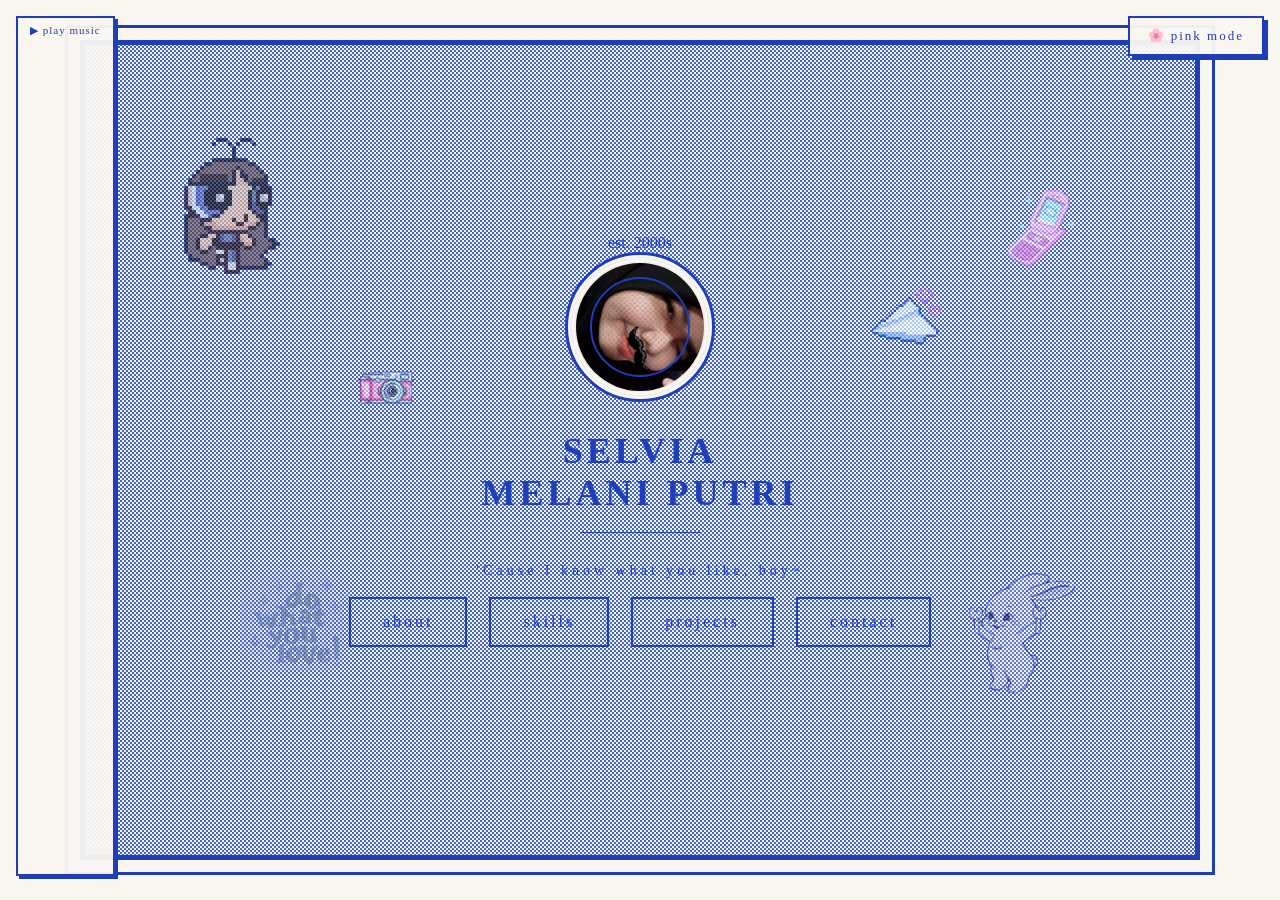
<file: index.html>
<!DOCTYPE html>
<html lang="id">
<head>
  <meta charset="UTF-8">
  <title>My Y2K Portfolio</title>
  <meta name="viewport" content="width1200">
  <link rel="stylesheet" href="style.css">
</head>

<body>

<!-- ================= AUDIO ================= -->
<audio id="bgMusic" loop>
  <source src="nj.mp3" type="audio/mpeg">
</audio>

<!-- ================= PLAY MUSIC BUTTON ================= -->
<div id="music-start" onclick="toggleMusic()">
  ▶ play music
</div>

<!-- ================= THEME BUTTON ================= -->
<button id="themeBtn" class="theme-btn">🌸 pink mode</button>

<section class="album">
  <div class="album-inner">

    <!-- Y2K ICONS -->
    <img src="y2k1.png" class="y2k-icon cd1" alt="">
    <img src="y2k2.png" class="y2k-icon cd2" alt="">
    <img src="y2k3.png" class="y2k-icon ipod" alt="">
    <img src="y2k4.png" class="y2k-icon cart" alt="">
    <img src="y2k5.png" class="y2k-icon headphone" alt="">
    <img src="y2k6.png" class="y2k-icon cloud" alt="">

    <div class="album-center">

      <div class="stamp">est. 2000s</div>

      <div class="photo-wrap">
        <img src="me.jpg" alt="Foto Saya">
      </div>

      <h1 class="album-title">
        SELVIA<br>MELANI PUTRI
      </h1>

      <div class="divider"></div>

      <p class="album-sub">'Cause I know what you like, boy~</p>

      <div class="album-nav">
        <a href="about.html">about</a>
        <a href="skills.html">skills</a>
        <a href="projects.html">projects</a>
        <a href="contact.html">contact</a>
      </div>

    </div>
  </div>
</section>

<!-- ================= SCRIPT ================= -->
<script>
/* ================= MUSIC ================= */
const music = document.getElementById("bgMusic");
const musicBtn = document.getElementById("music-start");

function toggleMusic() {
  if (music.paused) {
    music.volume = 0.5;
    music.play();
    musicBtn.textContent = "⏸ pause music";
    localStorage.setItem("musicAllowed", "yes");
  } else {
    music.pause();
    musicBtn.textContent = "▶ play music";
    localStorage.setItem("musicAllowed", "no");
  }
}

/* autoplay jika sudah pernah klik */
if (localStorage.getItem("musicAllowed") === "yes") {
  music.volume = 0.5;
  music.play();
  musicBtn.textContent = "⏸ pause music";
}

/* ================= THEME ================= */
const themeBtn = document.getElementById("themeBtn");

/* load theme */
if (localStorage.getItem("theme") === "pink") {
  document.body.classList.add("pink-mode");
  themeBtn.textContent = "💙 blue mode";
}

themeBtn.addEventListener("click", () => {
  document.body.classList.toggle("pink-mode");

  if (document.body.classList.contains("pink-mode")) {
    localStorage.setItem("theme", "pink");
    themeBtn.textContent = "💙 blue mode";
  } else {
    localStorage.setItem("theme", "blue");
    themeBtn.textContent = "🌸 pink mode";
  }
});
</script>
<body class="desktop-force">
</body>
</body>
</html>
</file>
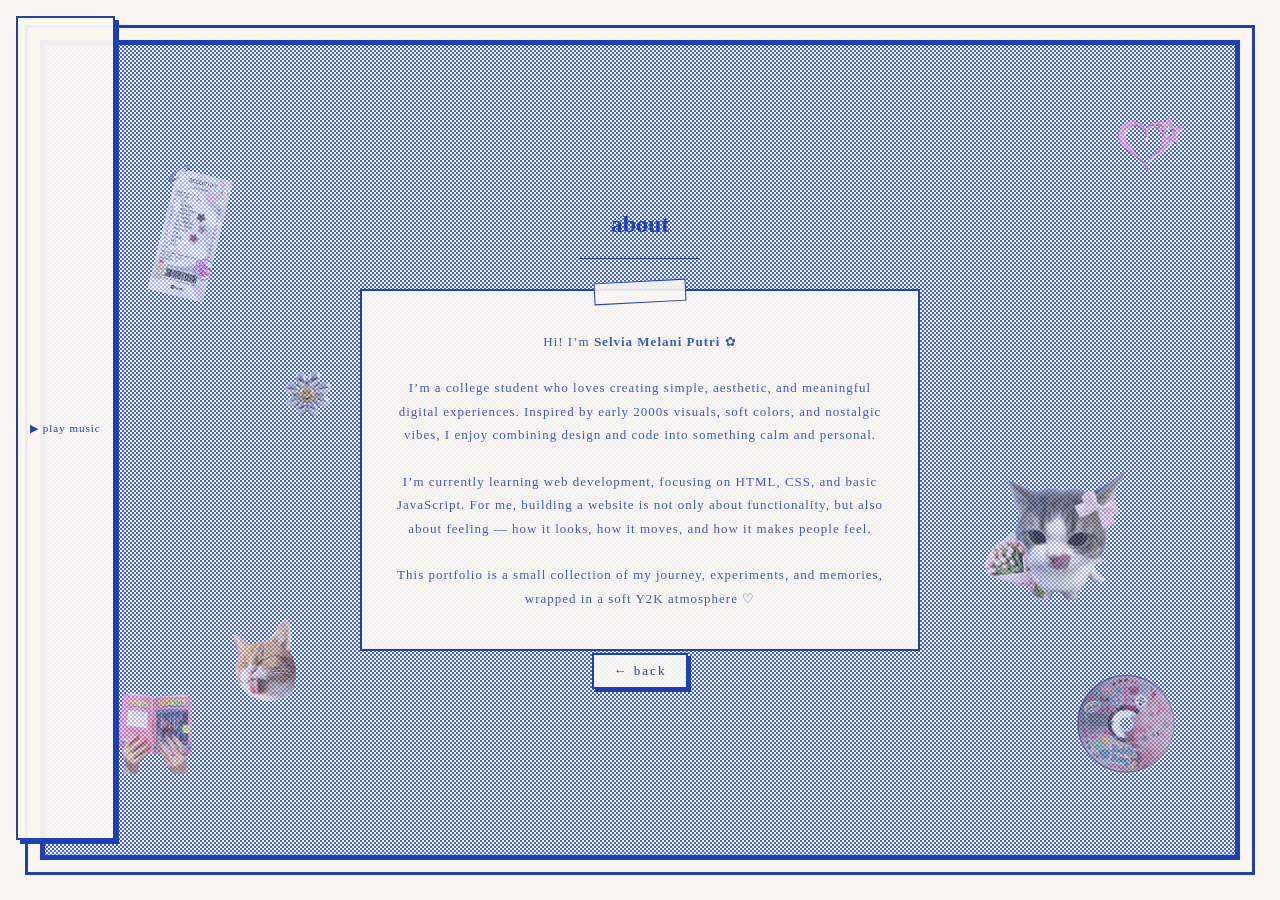
<file: about.html>
<!DOCTYPE html>
<html lang="id">
<head>
  <meta charset="UTF-8">
  <title>About</title>
  <meta name="viewport" content="width1200">
  <link rel="stylesheet" href="style.css">
</head>
<body>

<section class="album">
  <div class="album-inner">

    <!-- Y2K DECOR ICONS -->
    <img src="about1.png" class="decor d1" alt="">
    <img src="about2.png" class="decor d2" alt="">
    <img src="about3.png" class="decor d3" alt="">
    <img src="about4.png" class="decor d4" alt="">
    <img src="about5.png" class="decor d5" alt="">
    <img src="about6.png" class="decor d6" alt="">
    <img src="about7.png" class="decor d7" alt="">

    <div class="album-center">

      <h1 class="page-title">about</h1>
      <div class="divider"></div>

      <div class="about-box">
        <p class="about-text">
          Hi! I’m <b>Selvia Melani Putri</b> ✿<br><br>

          I’m a college student who loves creating simple, aesthetic, and meaningful digital experiences.
          Inspired by early 2000s visuals, soft colors, and nostalgic vibes, I enjoy combining
          design and code into something calm and personal.<br><br>

          I’m currently learning web development, focusing on HTML, CSS, and basic JavaScript.
          For me, building a website is not only about functionality, but also about feeling —
          how it looks, how it moves, and how it makes people feel.<br><br>

          This portfolio is a small collection of my journey, experiments, and memories,
          wrapped in a soft Y2K atmosphere ♡
        </p>
      </div>

      <a href="index.html" class="about-back">← back</a>

    </div>
  </div>
</section>

<!-- AUDIO -->
<audio id="bgMusic" loop>
  <source src="nj2.mp3" type="audio/mpeg">
</audio>

<!-- BUTTON PLAY -->
<button id="playMusic" class="music-btn">▶ play music</button>

<script>
const music = document.getElementById("bgMusic");
const btn = document.getElementById("playMusic");

btn.addEventListener("click", () => {
  music.volume = 0.5;
  music.play();
  btn.style.display = "none"; // tombol hilang setelah play
});
</script>

<script>
/* LOAD THEME */
if (localStorage.getItem("theme") === "pink") {
  document.body.classList.add("pink-mode");
}
</script>

</body>
</html>
</file>
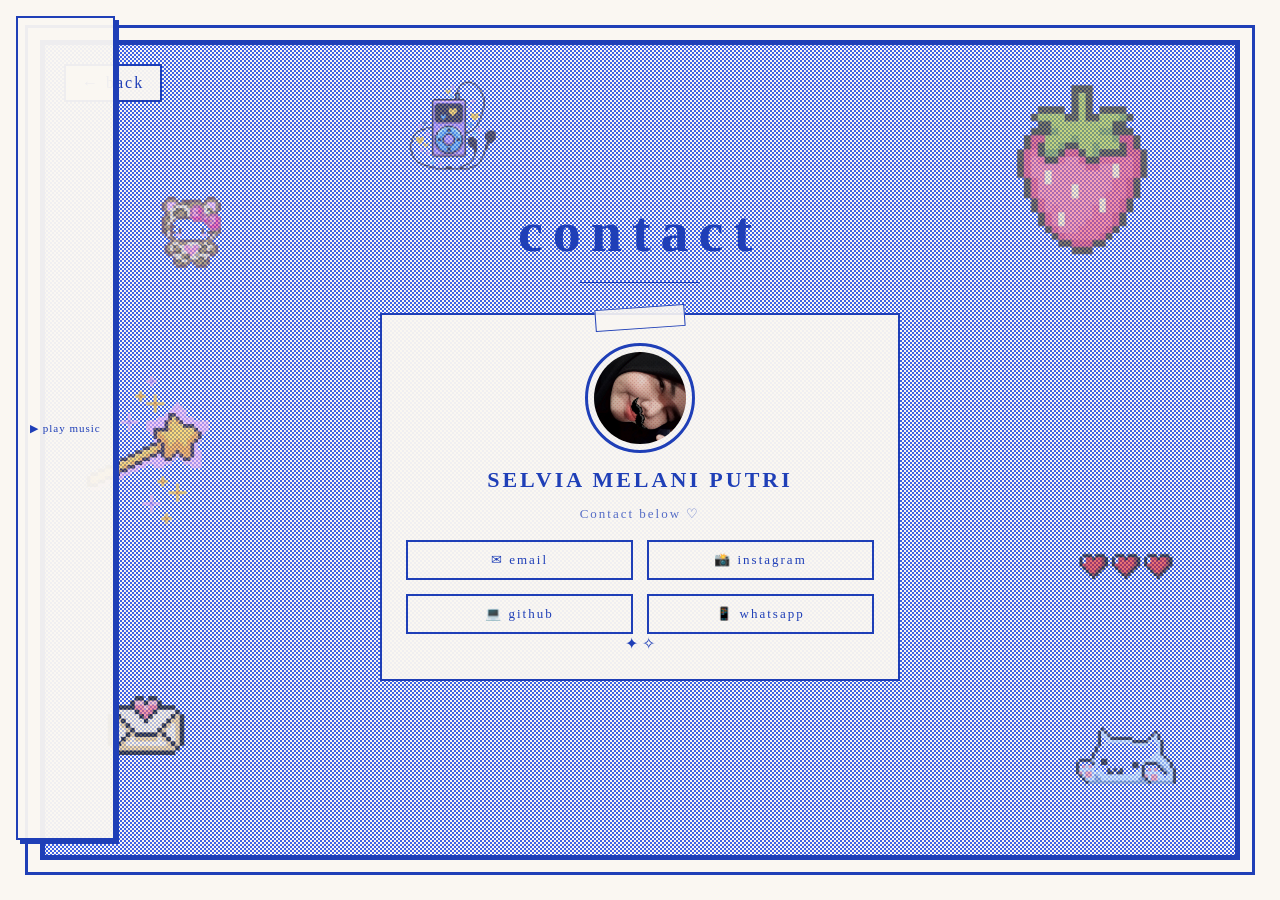
<file: contact.html>
<!DOCTYPE html>
<html lang="id">
<head>
  <meta charset="UTF-8">
  <title>Contact</title>
  <meta name="viewport" content="width1200">
  <link rel="stylesheet" href="style.css">
</head>

<body class="contact-page">

<section class="album">
  <div class="album-inner">

            <!-- Y2K DECOR ICONS -->
    <img src="contact1.png" class="decor c1" alt="">
    <img src="contact2.png" class="decor c2" alt="">
    <img src="contact3.png" class="decor c3" alt="">
    <img src="contact4.png" class="decor c4" alt="">
    <img src="contact5.png" class="decor c5" alt="">
    <img src="contact6.png" class="decor c6" alt="">
    <img src="contact7.png" class="decor c7" alt="">
    <div class="album-center">

    <div class="album-center">

      <!-- BACK -->
      <a href="index.html" class="back">← back</a>

      <h1 class="album-title">contact</h1>
      <div class="divider"></div>

      <!-- CONTACT CARD -->
      <div class="contact-card">

        <!-- TAPE -->
        <div class="tape"></div>

        <!-- PHOTO -->
        <div class="contact-photo">
          <img src="me.jpg" alt="My Photo">
        </div>

        <!-- NAME -->
        <h2 class="contact-name">SELVIA MELANI PUTRI</h2>
        <p class="contact-sub">Contact below ♡</p>

        <!-- LINKS -->
        <div class="contact-links">
          <a href="mailto:selviamelaniputri06@gmail.com">✉ email</a>
          <a href="https://www.instagram.com/_selviaptri?igsh=Y3JmZmJxcXZ6aDlp" target="_blank">📸 instagram</a>
          <a href="https://github.com/username" target="_blank">💻 github</a>
          <a href="https://wa.me/628xxxxxxxxxx" target="_blank">📱 whatsapp</a>
        </div>

        <!-- SPARKLE -->
        <span class="contact-sparkle s1">✦</span>
        <span class="contact-sparkle s2">✧</span>

      </div>

    </div>
  </div>
</section>

<!-- AUDIO -->
<audio id="bgMusic" loop>
  <source src="nj5.mp3" type="audio/mpeg">
</audio>

<!-- BUTTON PLAY -->
<button id="playMusic" class="music-btn">▶ play music</button>

<script>
const music = document.getElementById("bgMusic");
const btn = document.getElementById("playMusic");

btn.addEventListener("click", () => {
  music.volume = 0.5;
  music.play();
  btn.style.display = "none"; // tombol hilang setelah play
});
</script>

<script>
/* LOAD THEME */
if (localStorage.getItem("theme") === "pink") {
  document.body.classList.add("pink-mode");
}
</script>

</body>
</html>
</file>
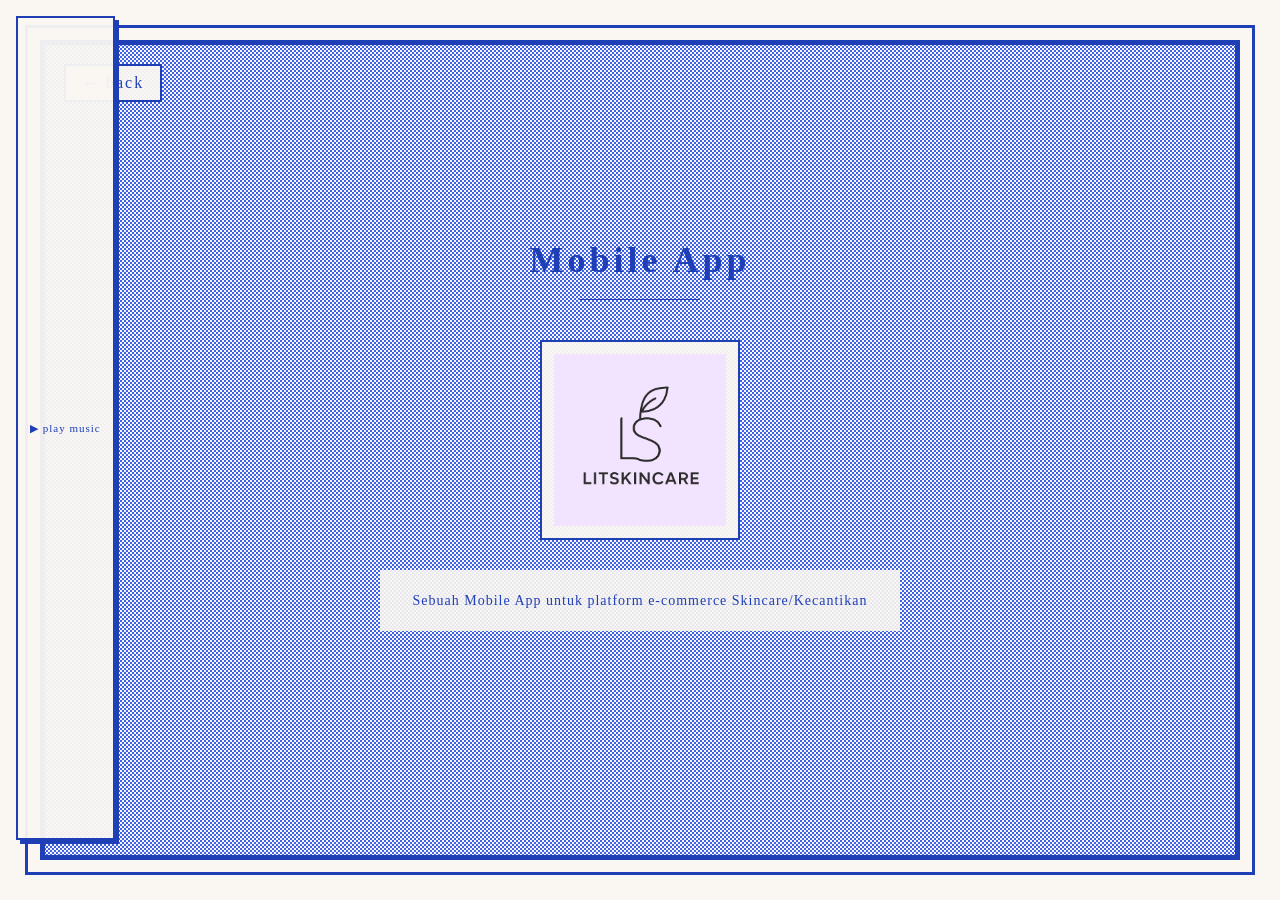
<file: project-detail-app.html>
<!DOCTYPE html>
<html lang="id">
<head>
  <meta charset="UTF-8">
  <title>Mobile App</title>
  <meta name="viewport" content="width1200">
  <link rel="stylesheet" href="style.css">
</head>

<body class="project-detail-page figma-detail">

<section class="album">
  <div class="album-inner">
    <div class="album-center">

      <a href="projects.html" class="back">← back</a>

      <h1 class="album-title">Mobile App</h1>
      <div class="divider"></div>

      <!-- SATU FOTO TENGAH -->
      <div class="figma-single">
        <img src="lit.jpg" alt="UI Design Figma">
      </div>

      <div class="desc"> Sebuah Mobile App untuk platform e-commerce Skincare/Kecantikan</div>

    </div>
  </div>
</section>

<!-- AUDIO -->
<audio id="bgMusic" loop>
  <source src="nj7.mp3" type="audio/mpeg">
</audio>

<!-- BUTTON PLAY -->
<button id="playMusic" class="music-btn">▶ play music</button>

<script>
const music = document.getElementById("bgMusic");
const btn = document.getElementById("playMusic");

btn.addEventListener("click", () => {
  music.volume = 0.5;
  music.play();
  btn.style.display = "none"; // tombol hilang setelah play
});
</script>

<script>
/* LOAD THEME */
if (localStorage.getItem("theme") === "pink") {
  document.body.classList.add("pink-mode");
}
</script>

</body>
</html>
</file>
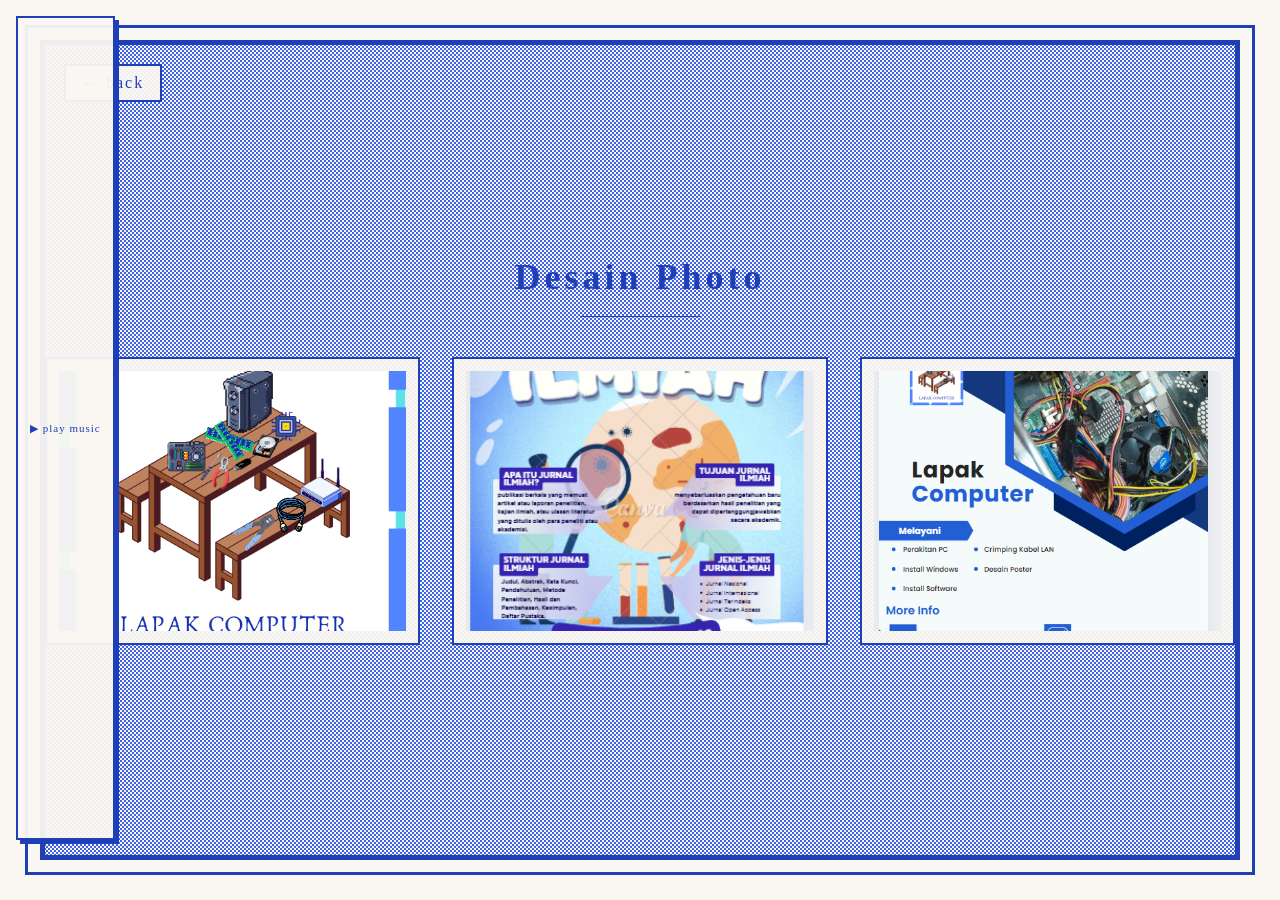
<file: project-detail-canva.html>
<!DOCTYPE html>
<html lang="id">
<head>
  <meta charset="UTF-8">
  <title>Desain Photo</title>
  <meta name="viewport" content="width1200">
  <link rel="stylesheet" href="style.css">
</head>

<body class="project-detail-page canva-detail">

<section class="album">
  <div class="album-inner">
    <div class="album-center">

      <a href="projects.html" class="back">← back</a>

      <h1 class="album-title">Desain Photo</h1>
      <div class="divider"></div>

      <!-- GRID CANVA -->
      <div class="canva-grid">
        <div class="canva-card">
          <img src="canva1.png" alt="Canva Design 1">
        </div>
        <div class="canva-card">
          <img src="canva2.png" alt="Canva Design 2">
        </div>
        <div class="canva-card">
          <img src="canva3.png" alt="Canva Design 3">
        </div>
      </div>

    </div>
  </div>
</section>

<!-- AUDIO -->
<audio id="bgMusic" loop>
  <source src="nj8.mp3" type="audio/mpeg">
</audio>

<!-- BUTTON PLAY -->
<button id="playMusic" class="music-btn">▶ play music</button>

<script>
const music = document.getElementById("bgMusic");
const btn = document.getElementById("playMusic");

btn.addEventListener("click", () => {
  music.volume = 0.5;
  music.play();
  btn.style.display = "none"; // tombol hilang setelah play
});
</script>

<script>
/* LOAD THEME */
if (localStorage.getItem("theme") === "pink") {
  document.body.classList.add("pink-mode");
}
</script>

</body>
</html>
</file>
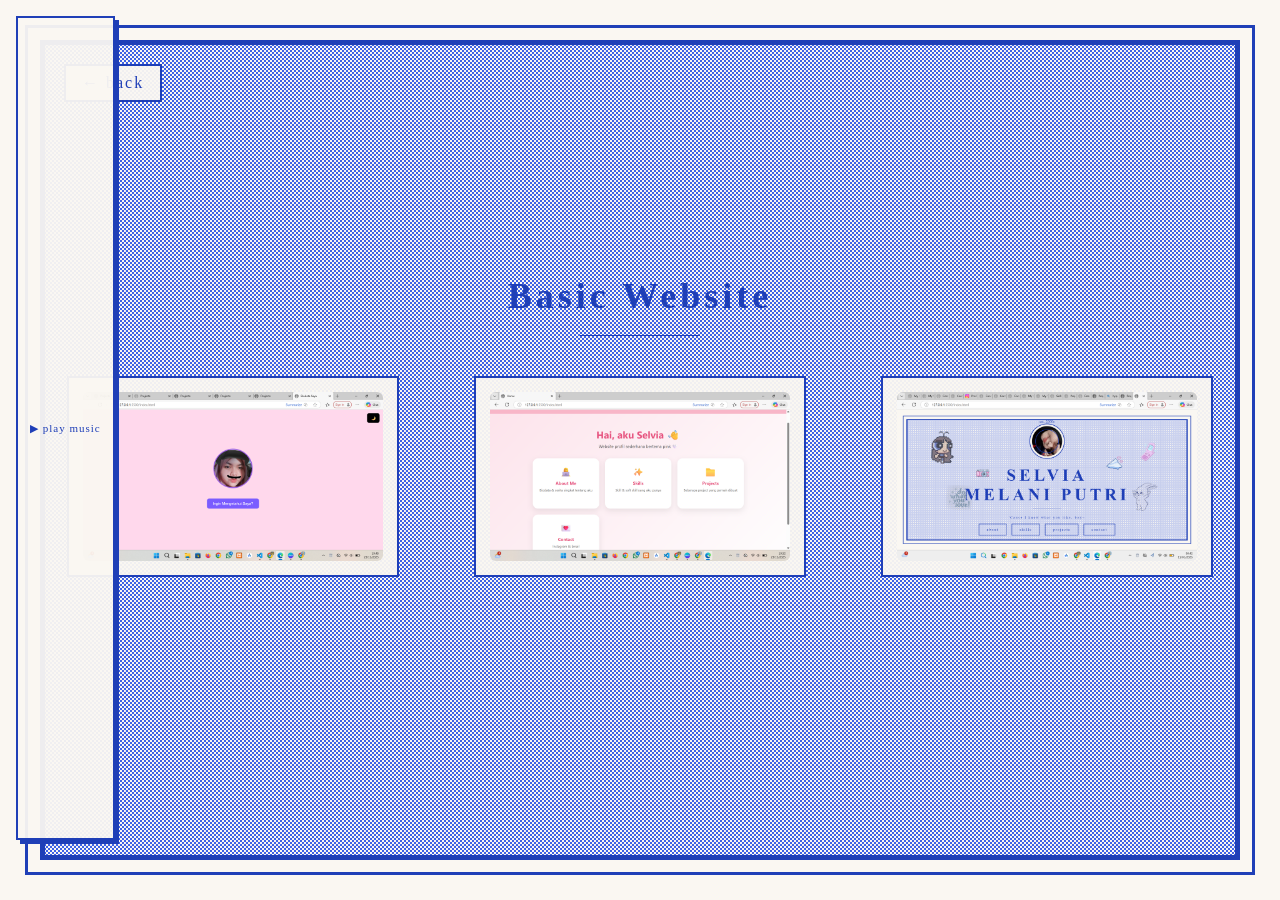
<file: project-detail.html>
<!DOCTYPE html>
<html lang="id">
<head>
  <meta charset="UTF-8">
  <title>Project Detail</title>
  <meta name="viewport" content="width1200">
  <link rel="stylesheet" href="style.css">
</head>

<body class="project-detail-page">

<section class="album">
  <div class="album-inner">
    <div class="album-center">

      <a href="projects.html" class="back">← back</a>

      <h1 class="album-title">Basic Website</h1>
      <div class="divider"></div>

      <!-- WRAPPER GRID -->
      <div class="detail-wrapper">

        <div class="detail-cd">
          <img src="web1.png" alt="">
        </div>

        <div class="detail-cd">
          <img src="web2.png" alt="">
        </div>

        <div class="detail-cd">
          <img src="web3.png" alt="">
        </div>

      </div>

    </div>
  </div>
</section>

<!-- AUDIO -->
<audio id="bgMusic" loop>
  <source src="nj6.mp3" type="audio/mpeg">
</audio>

<!-- BUTTON PLAY -->
<button id="playMusic" class="music-btn">▶ play music</button>

<script>
const music = document.getElementById("bgMusic");
const btn = document.getElementById("playMusic");

btn.addEventListener("click", () => {
  music.volume = 0.5;
  music.play();
  btn.style.display = "none"; // tombol hilang setelah play
});
</script>

<script>
/* LOAD THEME */
if (localStorage.getItem("theme") === "pink") {
  document.body.classList.add("pink-mode");
}
</script>

</body>
</html>
</file>
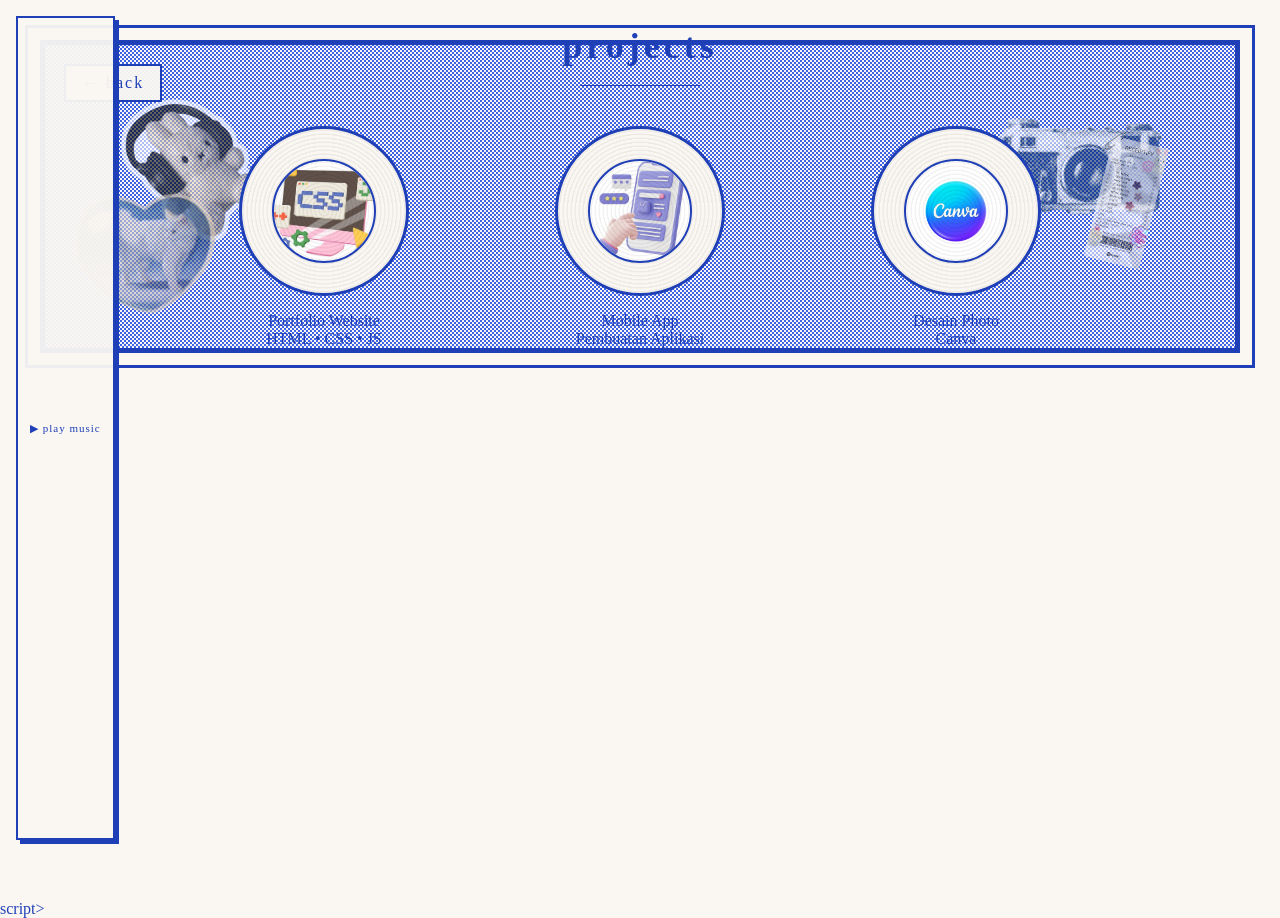
<file: projects.html>
<!DOCTYPE html>
<html lang="id">
<head>
  <meta charset="UTF-8">
  <title>Projects</title>
  <meta name="viewport" content="width1200">
  <link rel="stylesheet" href="style.css">
</head>

<body class="projects-page">

<section class="album">
  <div class="album-inner">

    <!-- Y2K DECOR ICONS -->
    <img src="project1.png" class="decor s1" alt="">
    <img src="skills2.png" class="decor s2" alt="">
    <img src="skills3.png" class="decor s3" alt="">
    <img src="about1.png" class="decor s4" alt="">

    <div class="album-center">

      <a href="index.html" class="back">← back</a>

      <h1 class="album-title">projects</h1>
      <div class="divider"></div>

      <div class="cd-grid">

        <a href="project-detail.html" class="cd-card">
          <div class="cd-disc">
            <img src="WEB.jpg" alt="Project 1">
          </div>
          <div class="cd-title">Portfolio Website</div>
          <div class="cd-desc">HTML • CSS • JS</div>
        </a>

        <a href="project-detail-app.html" class="cd-card">
          <div class="cd-disc">
            <img src="app.jpg" alt="Project 2">
          </div>
          <div class="cd-title">Mobile App</div>
          <div class="cd-desc">Pembuatan Aplikasi</div>
        </a>

        <a href="project-detail-canva.html" class="cd-card">
          <div class="cd-disc">
            <img src="CANVA.jpg" alt="Project 3">
          </div>
          <div class="cd-title">Desain Photo</div>
          <div class="cd-desc">Canva</div>
        </a>

      </div>

    </div>
  </div>
</section>
<!-- AUDIO -->
<audio id="bgMusic" loop>
  <source src="nj4.mp3" type="audio/mpeg">
</audio>

<!-- BUTTON PLAY -->
<button id="playMusic" class="music-btn">▶ play music</button>

<script>
const music = document.getElementById("bgMusic");
const btn = document.getElementById("playMusic");

btn.addEventListener("click", () => {
  music.volume = 0.5;
  music.play();
  btn.style.display = "none"; // tombol hilang setelah play
});
</script>script>

<script>
/* LOAD THEME */
if (localStorage.getItem("theme") === "pink") {
  document.body.classList.add("pink-mode");
}
</script>

</body>
</html>
</file>
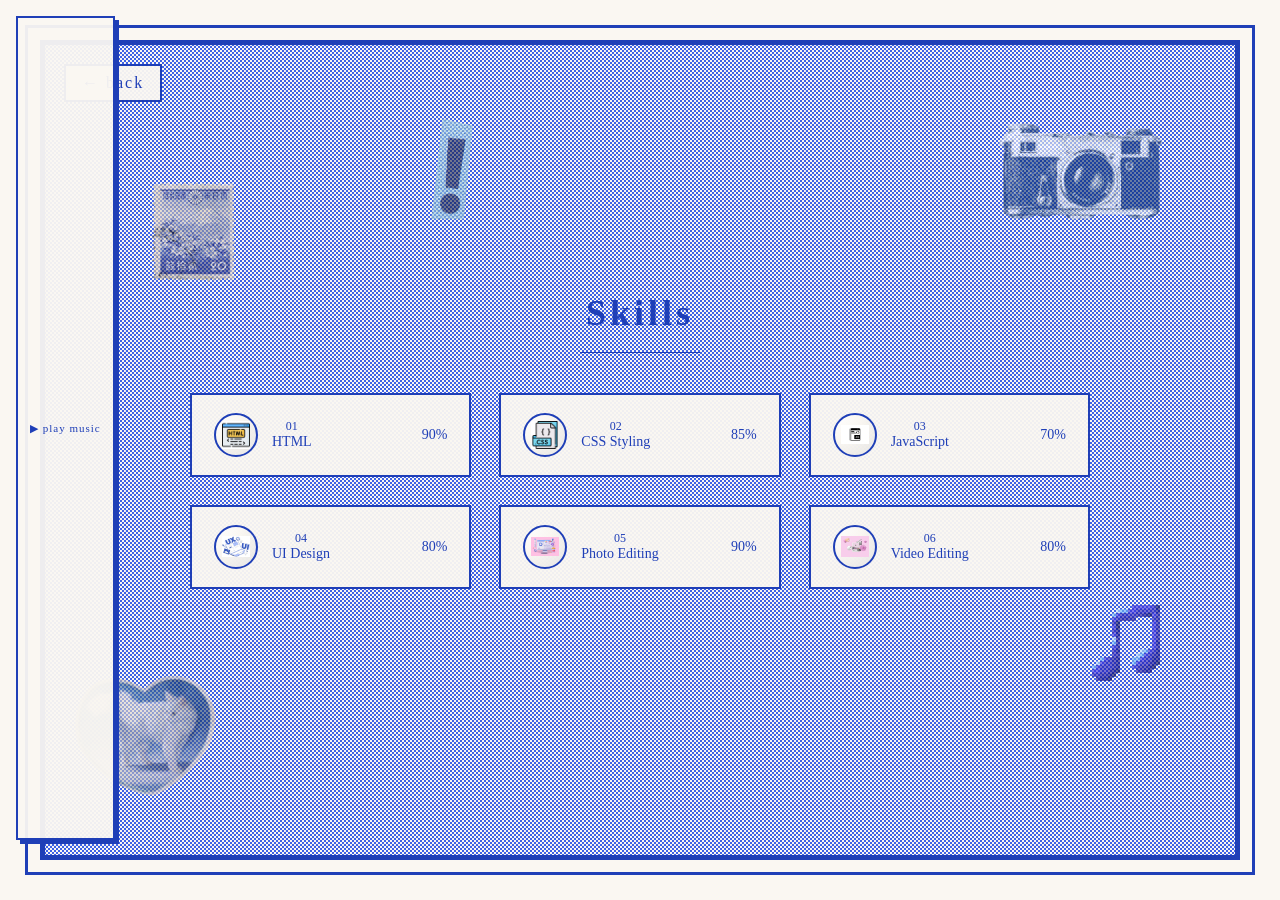
<file: skills.html>
<!DOCTYPE html>
<html lang="id">
<head>
  <meta charset="UTF-8">
  <title>Skills</title>
  <meta name="viewport" content="width1200">
  <link rel="stylesheet" href="style.css">
</head>

<body class="skills-page">

<section class="album">
  <div class="album-inner">

        <!-- Y2K DECOR ICONS -->
    <img src="skills1.png" class="decor s1" alt="">
    <img src="skills2.png" class="decor s2" alt="">
    <img src="skills3.png" class="decor s3" alt="">
    <img src="skills4.png" class="decor s4" alt="">
    <img src="skills5.png" class="decor s5" alt="">
    <div class="album-center">

      <!-- BACK -->
      <a href="index.html" class="back">← back</a>

      <h1 class="album-title">Skills</h1>
      <div class="divider"></div>

      <div class="tracklist">

        <div class="track">
          <div class="track-left">
            <div class="track-icon y2k">
              <img src="html.jpg" alt="HTML">
            </div>
            <div>
              <div class="track-no">01</div>
              <div class="track-title">HTML</div>
            </div>
          </div>
          <div class="track-percent">90%</div>
        </div>

        <div class="track">
          <div class="track-left">
            <div class="track-icon y2k">
              <img src="css.jpg" alt="CSS">
            </div>
            <div>
              <div class="track-no">02</div>
              <div class="track-title">CSS Styling</div>
            </div>
          </div>
          <div class="track-percent">85%</div>
        </div>

        <div class="track">
          <div class="track-left">
            <div class="track-icon y2k">
              <img src="Javascript.jpg"JavaScript">
            </div>
            <div>
              <div class="track-no">03</div>
              <div class="track-title">JavaScript</div>
            </div>
          </div>
          <div class="track-percent">70%</div>
        </div>

        <div class="track">
          <div class="track-left">
            <div class="track-icon y2k">
              <img src="UI.jpg"UI Design">
            </div>
            <div>
              <div class="track-no">04</div>
              <div class="track-title">UI Design</div>
            </div>
          </div>
          <div class="track-percent">80%</div>
        </div>

        <div class="track">
          <div class="track-left">
            <div class="track-icon y2k">
              <img src="photo.jpg" alt="Photo Editing">
            </div>
            <div>
              <div class="track-no">05</div>
              <div class="track-title">Photo Editing</div>
            </div>
          </div>
          <div class="track-percent">90%</div>
        </div>

        <div class="track">
          <div class="track-left">
            <div class="track-icon y2k">
              <img src="video.jpg"Video Editing">
            </div>
            <div>
              <div class="track-no">06</div>
              <div class="track-title">Video Editing</div>
            </div>
          </div>
          <div class="track-percent">80%</div>
        </div>

      </div>

    </div>
  </div>
</section>

<!-- AUDIO -->
<audio id="bgMusic" loop>
  <source src="nj3.mp3" type="audio/mpeg">
</audio>

<!-- BUTTON PLAY -->
<button id="playMusic" class="music-btn">▶ play music</button>

<script>
const music = document.getElementById("bgMusic");
const btn = document.getElementById("playMusic");

btn.addEventListener("click", () => {
  music.volume = 0.5;
  music.play();
  btn.style.display = "none"; // tombol hilang setelah play
});
</script>

<script>
/* LOAD THEME */
if (localStorage.getItem("theme") === "pink") {
  document.body.classList.add("pink-mode");
}
</script>

</body>
</html>
</file>
<file: style.css>
:root {
  --blue: #1F3FB7;
  --cream: #FAF7F2;
}

/* ================= RESET ================= */
* {
  box-sizing: border-box;
}

body {
  margin: 0;
  font-family: "Times New Roman", serif;
  color: var(--blue);
  background: var(--cream);
}

/* ================= COVER ================= */
.album {
  width: 100vw;
  height: 100vh;
  padding: 40px;
}

.album-inner {
  position: relative;
  width: 100%;
  height: 100%;
  border: 5px solid var(--blue);
  outline: 3px solid var(--blue);
  outline-offset: 12px;

  background:
    linear-gradient(rgba(31,63,183,0.08) 1px, transparent 1px),
    linear-gradient(90deg, rgba(31,63,183,0.08) 1px, transparent 1px),
    radial-gradient(#3F63E6 1px, transparent 1px),
    radial-gradient(#3F63E6 1px, transparent 1px);

  background-size:
    40px 40px,
    40px 40px,
    4px 4px,
    4px 4px;

  background-position:
    0 0,
    0 0,
    0 0,
    2px 2px;

  display: flex;
  justify-content: center;
  align-items: center;
}

/* ================= CENTER ================= */
.album-center {
  position: relative;
  width: 100%;
  max-width: 900px;
  margin: 0 auto;
  text-align: center;
}

/* ================= HOME CD ================= */
.photo-wrap {
  width: 150px;
  height: 150px;
  margin: 0 auto 22px;
  border-radius: 50%;
  background: var(--cream);
  border: 3px solid var(--blue);
  padding: 8px;
  position: relative;
  animation: spin 18s linear infinite;
}

.photo-wrap img {
  width: 100%;
  height: 100%;
  border-radius: 50%;
  object-fit: cover;
}

.photo-wrap::before {
  content: "";
  position: absolute;
  inset: 22px;
  border-radius: 50%;
  border: 2px solid var(--blue);
}

.photo-wrap::after {
  content: "";
  position: absolute;
  inset: 0;
  border-radius: 50%;
  background:
    repeating-radial-gradient(
      circle,
      rgba(0,0,0,0.04) 0px,
      rgba(0,0,0,0.04) 1px,
      transparent 2px,
      transparent 4px
    );
}

@keyframes spin {
  from { transform: rotate(0deg); }
  to { transform: rotate(360deg); }
}

/* ================= TITLE ================= */
.album-title {
  font-size: 72px;
  letter-spacing: 14px;
  margin-bottom: 14px;
}

.divider {
  width: 120px;
  height: 1px;
  background: var(--blue);
  margin: 18px auto 30px;
}

.album-sub {
  font-size: 14px;
  letter-spacing: 4px;
}

/* ================= NAV ================= */
.album-nav {
  display: flex;
  justify-content: center;
  gap: 22px;
  flex-wrap: wrap;
}

.album-nav a {
  text-decoration: none;
  color: var(--blue);
  border: 2px solid var(--blue);
  padding: 14px 32px;
  letter-spacing: 3px;
  transition: .2s;
}

.album-nav a:hover {
  background: var(--blue);
  color: var(--cream);
}

/* =================================================
   SKILLS – TRACKLIST
   ================================================= */
.skills-page .tracklist {
  display: grid;
  grid-template-columns: repeat(3, 1fr);
  gap: 28px;
  margin-top: 40px;
}

.skills-page .track {
  background: rgba(250,247,242,0.95);
  border: 2px solid var(--blue);
  padding: 18px 22px;
  display: flex;
  justify-content: space-between;
  align-items: center;
  transition: .25s;
}

.skills-page .track:hover {
  transform: translateY(-4px);
  box-shadow: 0 12px 26px rgba(31,63,183,0.25);
}

.skills-page .track-left {
  display: flex;
  align-items: center;
  gap: 14px;
}

.skills-page .track-icon {
  width: 44px;
  height: 44px;
  border-radius: 50%;
  background:
    radial-gradient(circle at top left,
      rgba(255,255,255,0.95),
      rgba(250,247,242,0.9) 45%,
      rgba(220,220,220,0.6)
    );
  border: 2px solid var(--blue);
  display: flex;
  align-items: center;
  justify-content: center;
}

.skills-page .track-no {
  font-size: 12px;
}

.skills-page .track-title {
  font-size: 14px;
}

.skills-page .track-percent {
  font-size: 14px;
}

/* =================================================
   PROJECTS – CD
   ================================================= */
.projects-page .cd-grid {
  display: grid;
  grid-template-columns: repeat(3, 1fr);
  gap: 48px;
  margin-top: 40px;
}

.projects-page .cd-card {
  text-align: center;
  color: var(--blue);
  text-decoration: none;
}

.projects-page .cd-disc {
  width: 170px;
  height: 170px;
  margin: 0 auto 16px;
  border-radius: 50%;
  background: var(--cream);
  border: 3px solid var(--blue);
  padding: 10px;
  animation: cdSpin 14s linear infinite;
  position: relative;
}

.projects-page .cd-disc::before {
  content: "";
  position: absolute;
  inset: 30px;
  border-radius: 50%;
  border: 2px solid var(--blue);
}

.projects-page .cd-disc::after {
  content: "";
  position: absolute;
  inset: 0;
  border-radius: 50%;
  background:
    repeating-radial-gradient(
      circle,
      rgba(0,0,0,0.05) 0px,
      rgba(0,0,0,0.05) 1px,
      transparent 2px,
      transparent 4px
    );
}

@keyframes cdSpin {
  from { transform: rotate(0deg); }
  to { transform: rotate(360deg); }
}

/* =================================================
   CONTACT – POLAROID CLEAN
   ================================================= */
.contact-page .album-inner {
  align-items: center;
}

.contact-page .album-center {
  max-width: 520px;
  margin-top: -20px;
}

.contact-card {
  background: rgba(250,247,242,0.95);
  border: 2px solid var(--blue);
  padding: 28px 24px 26px;
  position: relative;
}

.contact-card .tape {
  position: absolute;
  top: -8px;
  left: 50%;
  transform: translateX(-50%) rotate(-4deg);
  width: 90px;
  height: 22px;
  background: rgba(250,247,242,0.9);
  border: 1px solid var(--blue);
}

.contact-photo {
  width: 100px;
  height: 100px;
  margin: 0 auto 14px;
  border-radius: 50%;
  border: 3px solid var(--blue);
  padding: 6px;
}

.contact-photo img {
  width: 100%;
  height: 100%;
  border-radius: 50%;
}

.contact-name {
  font-size: 22px;
  letter-spacing: 3px;
  margin: 4px 0 2px;
}

.contact-sub {
  font-size: 13px;
  letter-spacing: 2px;
  margin-bottom: 18px;
  opacity: .75;
}

.contact-links {
  display: flex;
  flex-direction: column;
  gap: 10px;
}

.contact-links a {
  border: 2px solid var(--blue);
  padding: 10px;
  text-decoration: none;
  color: var(--blue);
  letter-spacing: 2px;
  transition: .2s;
}

.contact-links a:hover {
  background: var(--blue);
  color: var(--cream);
}

/* ================= BACK ================= */
.back {
  position: absolute;
  top: 24px;
  left: 24px;
  border: 2px solid var(--blue);
  padding: 8px 16px;
  background: rgba(250,247,242,0.95);
  text-decoration: none;
  color: var(--blue);
}

.back:hover {
  background: var(--blue);
  color: var(--cream);
}

/* ================= RESPONSIVE ================= */
@media (max-width: 900px) {
  .skills-page .tracklist,
  .projects-page .cd-grid {
    grid-template-columns: repeat(2, 1fr);
  }
}

@media (max-width: 560px) {
  .skills-page .tracklist,
  .projects-page .cd-grid {
    grid-template-columns: 1fr;
  }
}

/* =================================================
   CONTACT – FIX SIZE & GRID (TAMBAHAN SAJA)
   ================================================= */

/* kecilkan judul contact */
.contact-page .album-title {
  font-size: 56px;        /* sebelumnya 72px */
  letter-spacing: 10px;
  margin-bottom: 10px;
}

/* rapatkan posisi card supaya naik */
.contact-page .album-center {
  margin-top: -10px;
}

/* ubah kontak jadi 2x2 */
.contact-page .contact-links {
  display: grid;
  grid-template-columns: repeat(2, 1fr);
  gap: 14px;
}

/* kecilkan tombol kontak dikit biar muat */
.contact-page .contact-links a {
  padding: 10px 8px;
  font-size: 13px;
  letter-spacing: 2px;
}

/* ================= BACK BUTTON – DALAM FRAME ================= */
.back {
  position: fixed;
  top: 64px;     /* turun dikit biar masuk frame */
  left: 64px;    /* geser kanan dikit biar ga nabrak garis */
  z-index: 999;

  border: 2px solid var(--blue);
  padding: 8px 16px;
  background: rgba(250,247,242,0.95);
  text-decoration: none;
  color: var(--blue);
  letter-spacing: 2px;
  transition: 0.2s;
}

.back:hover {
  background: var(--blue);
  color: var(--cream);
}

/* =================================================
   HOME – FIX POSISI NAV BIAR GA KEBAWAH
   ================================================= */

/* naikkan grup tombol */
.album-nav {
  margin-top: 18px;      /* sebelumnya terlalu besar */
}

/* kalau masih kebawah, ini bikin konten keseluruhan naik dikit */
.album-center {
  margin-top: -20px;
}

/* =================================================
   HOME – FOTO DI ATAS NAMA (JARAK AMAN & ESTETIK)
   ================================================= */

/* jarak foto ke teks nama */
.photo-wrap {
  margin-bottom: 28px;   /* jarak foto ke "NAMA KAMU" */
}

/* pastikan judul nama tidak naik terlalu dekat */
.album-title {
  margin-top: 0;
}

/* =================================================
   HOME – Y2K DECOR ICONS (NEWJEANS / COOKIE STYLE)
   ================================================= */

.y2k-icon {
  position: absolute;
  opacity: 0.65;
  filter: contrast(110%) saturate(90%);
  pointer-events: none;
  animation: y2kFloat 6s ease-in-out infinite;
}

/* POSISI ICON */
.cd1 {
  top: 10%;
  left: 6%;
  width: 160px;
}

.cd2 {
  bottom: 16%;
  right: 8%;
  width: 180px;
  animation-delay: 1.5s;
}

.ipod {
  top: 28%;
  right: 22%;
  width: 90px;
  animation-delay: 2s;
}

.cart {
  top: 16%;
  right: 10%;
  width: 80px;
  animation-delay: 3s;
}

.headphone {
  bottom: 22%;
  left: 14%;
  width: 110px;
  animation-delay: 1s;
}

.cloud {
  top: 38%;
  left: 24%;
  width: 70px;
  animation-delay: 2.5s;
}

/* FLOAT ANIMATION */
@keyframes y2kFloat {
  0%,100% {
    transform: translateY(0) rotate(0deg);
  }
  50% {
    transform: translateY(-14px) rotate(2deg);
  }
}

/* HALFTONE FEEL */
.y2k-icon {
  mask-image: radial-gradient(circle, black 60%, transparent 100%);
  -webkit-mask-image: radial-gradient(circle, black 60%, transparent 100%);
}

/* ================= ABOUT BOX ================= */
.about-box {
  background: rgba(250, 247, 242, 0.95); /* putih creamy */
  border: 2px solid var(--blue);
  padding: 26px 28px;
  max-width: 560px;
  margin: 0 auto;
  position: relative;
}

/* optional: efek polaroid / y2k */
.about-box::before {
  content: "";
  position: absolute;
  top: -10px;
  left: 50%;
  transform: translateX(-50%) rotate(-3deg);
  width: 90px;
  height: 20px;
  background: rgba(250,247,242,0.9);
  border: 1px solid var(--blue);
}

/* teksnya */
.about-text {
  font-size: 13px;
  line-height: 1.8;
  letter-spacing: 1px;
  opacity: 0.85;
}

/* ================= ABOUT – BACK BUTTON DALAM CARD ================= */
.about-back {
  display: inline-block;
  margin-top: 2px;

  padding: 8px 20px;
  border: 2px solid var(--blue);
  background: rgba(250,247,242,0.95);

  text-decoration: none;
  color: var(--blue);
  font-size: 13px;
  letter-spacing: 2px;

  box-shadow: 3px 3px 0 var(--blue);
  transition: all 0.2s ease;
}

/* hover ala Y2K */
.about-back:hover {
  background: var(--blue);
  color: var(--cream);
  transform: translate(-2px, -2px);
  box-shadow: 5px 5px 0 var(--blue);
}

/* klik */
.about-back:active {
  transform: translate(0, 0);
  box-shadow: 2px 2px 0 var(--blue);
}

.skills-page .track-icon img {
  width: 28px;
  height: 28px;
  object-fit: contain;
  display: block;
}

.skills-page .track-icon {
  overflow: hidden;
}

/* =================================================
   PROJECTS – FIX IMAGE SIZE (WAJIB)
   ================================================= */

.projects-page .cd-disc {
  overflow: hidden;          /* potong gambar keluar */
  display: flex;
  align-items: center;
  justify-content: center;
}

.projects-page .cd-disc img {
  width: 80%;                /* KONTROL UKURAN GAMBAR */
  height: 80%;
  object-fit: contain;       /* biar proporsional */
  display: block;
}

/* =================================================
   PROJECTS – IMAGE PAS DI BULAT CD
   ================================================= */

.projects-page .cd-disc {
  position: relative;
  overflow: hidden;          /* potong keluar lingkaran */
  display: flex;
  align-items: center;
  justify-content: center;
}

.projects-page .cd-disc img {
  width: 70%;
  height: 70%;
  border-radius: 50%;        /* bikin gambar bulat */
  object-fit: cover;         /* isi lingkaran dengan rapi */
  display: block;
}

/* =================================================
   PROJECTS – IMAGE PAS DI BULAT CD
   ================================================= */

.projects-page .cd-disc {
  position: relative;
  overflow: hidden;          /* potong keluar lingkaran */
  display: flex;
  align-items: center;
  justify-content: center;
}

.projects-page .cd-disc img {
  width: 70%;
  height: 70%;
  border-radius: 50%;        /* bikin gambar bulat */
  object-fit: cover;         /* isi lingkaran dengan rapi */
  display: block;
}

/* =========================================
   PROJECT DETAIL – FIX IMAGE SIZE
   ========================================= */

.project-detail-page .detail-cd {
  max-width: 820px;          /* batas lebar konten */
  margin: 0 auto 48px;      /* tengah + jarak antar gambar */
  padding: 18px;
}

/* gambar di dalamnya */
.project-detail-page .detail-cd img {
  width: 100%;
  max-width: 300px;         /* INI KUNCI: cegah kegedean */
  height: auto;
  display: block;
  margin: 0 auto;
  border-radius: 8px;
}

/* =========================================

/* =========================================
/* =========================================
   PROJECT DETAIL – GRID RAPI (FINAL)
   ========================================= */

.project-detail-page .album-center {
  max-width: 1200px;
  margin: 0 auto;
}

/* GRID KHUSUS GAMBAR */
.project-detail-page .detail-wrapper {
  display: grid;
  grid-template-columns: repeat(3, 1fr);
  gap: 32px;
  margin-top: 40px;
}

/* KARTU GAMBAR */
.project-detail-page .detail-cd {
  background: rgba(250,247,242,0.95);
  border: 2px solid var(--blue);
  padding: 14px;
}

/* GAMBAR */
.project-detail-page .detail-cd img {
  width: 100%;
  height: auto;
  display: block;
  border-radius: 6px;
}

/* RESPONSIVE */
@media (max-width: 900px) {
  .project-detail-page .detail-wrapper {
    grid-template-columns: 1fr;
  }
}

/* ================= FIGMA – 1 FOTO TENGAH ================= */

.figma-single {
  display: flex;
  justify-content: center;
  margin-top: 40px;
}

.figma-single img {
  width: 100%;
  max-width: 200px;   /* biar ga kegedean */
  height: auto;
  border: 2px solid var(--blue);
  padding: 12px;
  background: rgba(250,247,242,0.95);
}

/* ================= CANVA – FOTO SEJAJAR ================= */

.canva-grid {
  display: grid;
  grid-template-columns: repeat(3, 1fr);
  gap: 32px;
  margin-top: 40px;
}

.canva-card {
  background: rgba(250,247,242,0.95);
  border: 2px solid var(--blue);
  padding: 12px;
}

.canva-card img {
  width: 100%;
  height: 260px;
  object-fit: cover;
  display: block;
}

/* RESPONSIVE */
@media (max-width: 900px) {
  .canva-grid {
    grid-template-columns: repeat(2, 1fr);
  }
}

@media (max-width: 560px) {
  .canva-grid {
    grid-template-columns: 1fr;
  }
}

/* ================= CONTACT – FOTO TIDAK GEPENG ================= */

.contact-photo {
  width: 110px;
  height: 110px;           /* PAKSA KOTAK */
  margin: 0 auto 14px;
  border-radius: 50%;
  border: 3px solid var(--blue);
  padding: 6px;
  overflow: hidden;       /* POTONG LUAR LINGKARAN */
}

.contact-photo img {
  width: 100%;
  height: 100%;
  object-fit: cover;      /* KUNCI ANTI GEPENG */
  border-radius: 50%;
  display: block;
}

#music-start {
  position: fixed;
  bottom: 24px;
  right: 24px;
  z-index: 9999;

  border: 2px solid var(--blue);
  padding: 10px 18px;
  background: rgba(250,247,242,0.95);

  font-size: 13px;
  letter-spacing: 2px;
  cursor: pointer;

  box-shadow: 3px 3px 0 var(--blue);
}

#music-start:hover {
  background: var(--blue);
  color: var(--cream);
}

.music-btn {
  position: fixed;
  bottom: 60px;
  right: 60px;

  border: 2px solid var(--blue);
  background: rgba(250,247,242,0.95);
  color: var(--blue);

  padding: 10px 18px;
  font-family: "Times New Roman", serif;
  letter-spacing: 2px;
  cursor: pointer;

  box-shadow: 4px 4px 0 var(--blue);
  transition: 0.2s;
}

.music-btn:hover {
  background: var(--blue);
  color: var(--cream);
  transform: translate(-2px, -2px);
  box-shadow: 6px 6px 0 var(--blue);
}

.desc {
  background: rgba(250,247,242,0.9);
  padding: 18px 22px;
  margin: 30px auto;
  max-width: 520px;

  font-size: 14px;
  line-height: 1.8;
  letter-spacing: 1px;
}

/* ================= THEME BUTTON ================= */
.theme-btn {
  position: fixed;
  top: 64px;
  right: 64px;
  z-index: 999;

  padding: 10px 18px;
  font-family: "Times New Roman", serif;
  letter-spacing: 2px;
  font-size: 13px;

  border: 2px solid var(--blue);
  background: rgba(250,247,242,0.95);
  color: var(--blue);
  cursor: pointer;

  box-shadow: 4px 4px 0 var(--blue);
  transition: 0.2s;
}

.theme-btn:hover {
  transform: translate(-2px, -2px);
  box-shadow: 6px 6px 0 var(--blue);
}

/* ================= PINK MODE ================= */
body.pink-mode {
  --blue: #E84C88;
  --cream: #FFF0F6;
}

/* background ikut pink */
body.pink-mode .album-inner {
  background:
    linear-gradient(rgba(232,76,136,0.08) 1px, transparent 1px),
    linear-gradient(90deg, rgba(232,76,136,0.08) 1px, transparent 1px),
    radial-gradient(#F6A1C6 1px, transparent 1px),
    radial-gradient(#F6A1C6 1px, transparent 1px);
}
/* ================= PINK MODE ================= */
.pink-mode {
  --blue: #FF7FBF;   /* pink pastel */
  --cream: #FFF0F6; /* creamy pink */
}

/* ================= Y2K DECOR ICON ================= */
.decor {
  position: absolute;
  width: 100px;
  opacity: 0.6;
  pointer-events: none;
  animation: float 6s ease-in-out infinite;
  filter: contrast(110%) saturate(90%);
}

/* POSISI SATU-SATU */
.d1 {
  top: 12%;
  left: 8%;
}

.d2 {
  top: 5%;
  right: 3%;
  animation-delay: 1s;
}

.d3 {
  bottom: 18%;
  left: 14%;
  animation-delay: 2s;
}

.d4 {
  bottom: 12%;
  right: 5%;
  animation-delay: 3s;
  width: 250px;
}

.d5 {
  top: 40%;
  left: 20%;
  width: 50px;
  animation-delay: 1.5s;
}

.d6 {
  bottom: 10%;
  left: 5%;
  width: 100px;
  animation-delay: 1.5s;
}

.d7 {
  right: 5%;
  width: 100px;
  bottom: 10%;
  animation-delay: 1.5s;
}

.s1 {
  top: 12%;
  left: 5%;
  width: 15%;
}

.s2 {
  top: 1%;
  right: 3%;
  width: 20%;
  animation-delay: 1s;
}

.s3 {
  bottom: 5%;
  left: 1%;
  width: 15%;
  animation-delay: 2s;
}

.s4 {
  bottom: 20%;
  right: 5%;
  animation-delay: 3s;
  width: 100px;
}

.s5 {
  top: 3%;
  left: 30%;
  width: 100px;
  animation-delay: 1.5s;
}

.c1 {
  top: 12%;
  left: 5%;
  width: 15%;
}

.c2 {
  top: 1%;
  right: 3%;
  width: 20%;
  animation-delay: 1s;
}

.c3 {
  bottom: 5%;
  left: 1%;
  width: 15%;
  animation-delay: 2s;
}

.c4 {
  bottom: 30%;
  right: 5%;
  animation-delay: 3s;
  width: 100px;
}

.c5 {
  top: 3%;
  left: 30%;
  width: 100px;
  animation-delay: 1.5s;
}

.c6 {
  left: 1%;
  width: 15%;
  animation-delay: 2s;
}

.c7 {
  bottom: 5%;
  right: 5%;
  animation-delay: 3s;
  width: 100px;
}

.p1 {
  top: 12%;
  left: 5%;
  width: 15%;
}

.p2 {
  top: 1%;
  right: 100%;
  width: 10%;
  animation-delay: 1s;
}

/* =====================================
   FIX PALING FINAL – MOBILE 100VH BUG
   ===================================== */

  /* JANGAN PAKAI 100vh DI HP */
  .album {
    width: 100%;
    min-height: 100svh;
  }

  .album-inner {
    height: auto;
    min-height: 100%;
  }

/* ===============================
   FIX BUTTON MUSIC DI HP
   =============================== */

  #music-start,
  .music-btn {
    font-size: 11px;          /* kecilin teks */
    letter-spacing: 1px;     /* KUNCI: jangan 2px */
    padding: 6px 12px;       /* kecilin padding */
    width: auto;
    max-width: max-content;        /* cegah kepanjangan */
    white-space: nowrap;     /* teks 1 baris */
  }

.theme-btn {
  position: fixed;
  top: 16px;
  right: 16px;
  z-index: 999;
}

.music-btn,
#music-start {
  position: fixed;
  top: 16px;
  left: 16px;
  z-index: 999;
}

.album-title {
  font-size: clamp(28px, 7vw, 36px);
  letter-spacing: clamp(2px, 1.2vw, 4px);
}

.projects-page .album {
  height: auto;
  min-height: 100vh;
}

.projects-page .album-inner {
  height: auto;
  min-height: 100%;
}

/* ===============================
   FORCE DESKTOP MODE (HP)
   =============================== */

.desktop-force {
  min-width: 1200px;
}

.desktop-force .album {
  width: 1200px;
  height: 100vh;
  margin: 0 auto;
}

.desktop-force .album-inner {
  width: 100%;
  height: 100%;
}

html, body {
  overflow-x: auto;
}
</file>
